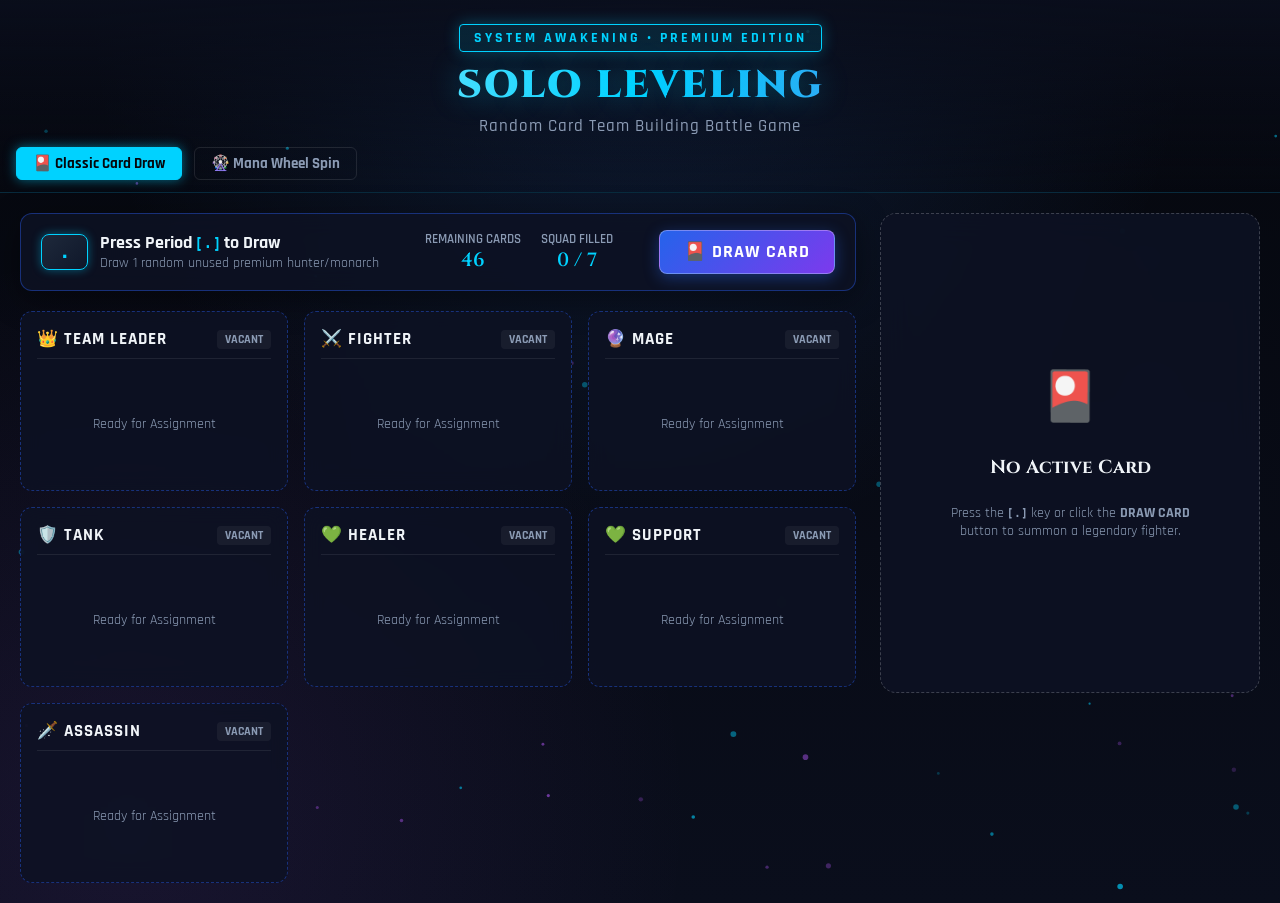
<file: solo_leveling_game.html>
<!DOCTYPE html>
<html lang="en">
<head>
    <meta charset="UTF-8">
    <meta name="viewport" content="width=device-width, initial-scale=1.0">
    <title>Solo Leveling — Random Card Team Building Game</title>
    <link href="https://fonts.googleapis.com/css2?family=Cinzel:wght@600;800;900&family=Rajdhani:wght@500;600;700&family=Inter:wght@400;500;600;700&display=swap" rel="stylesheet">
    <style>
        :root {
            --bg-dark: #070913;
            --card-bg: rgba(14, 18, 36, 0.85);
            --card-border: rgba(43, 98, 255, 0.4);
            --neon-blue: #00d2ff;
            --monarch-purple: #9d4edd;
            --shadow-blue: #3a86ff;
            --gold: #ffd166;
            --crimson: #ff0054;
            --green: #06d6a0;
            --text-main: #f0f4f8;
            --text-muted: #8b9bb4;
        }

        * {
            box-sizing: border-box;
            margin: 0;
            padding: 0;
        }

        body {
            background-color: var(--bg-dark);
            background-image: 
                radial-gradient(circle at 50% 0%, rgba(58, 134, 255, 0.15) 0%, transparent 50%),
                radial-gradient(circle at 10% 90%, rgba(157, 78, 221, 0.1) 0%, transparent 40%),
                linear-gradient(180deg, #05070d 0%, #0a0e1c 100%);
            color: var(--text-main);
            font-family: 'Rajdhani', 'Inter', sans-serif;
            min-height: 100vh;
            display: flex;
            flex-direction: column;
            overflow-x: hidden;
        }

        /* Particle Background Canvas */
        #particleCanvas {
            position: fixed;
            top: 0;
            left: 0;
            width: 100%;
            height: 100%;
            pointer-events: none;
            z-index: 0;
        }

        /* Header */
        header {
            position: relative;
            z-index: 10;
            text-align: center;
            padding: 24px 16px 12px;
            background: linear-gradient(180deg, rgba(10, 14, 28, 0.95) 0%, rgba(10, 14, 28, 0) 100%);
            border-bottom: 1px solid rgba(0, 210, 255, 0.15);
        }

        .system-badge {
            display: inline-block;
            font-family: 'Rajdhani', sans-serif;
            font-weight: 700;
            font-size: 0.85rem;
            letter-spacing: 3px;
            color: var(--neon-blue);
            text-transform: uppercase;
            padding: 4px 14px;
            background: rgba(0, 210, 255, 0.1);
            border: 1px solid var(--neon-blue);
            border-radius: 4px;
            margin-bottom: 8px;
            box-shadow: 0 0 15px rgba(0, 210, 255, 0.3);
        }

        h1 {
            font-family: 'Cinzel', serif;
            font-size: 2.4rem;
            font-weight: 900;
            letter-spacing: 2px;
            background: linear-gradient(90deg, #ffffff 0%, #00d2ff 50%, #9d4edd 100%);
            -webkit-background-clip: text;
            -webkit-text-fill-color: transparent;
            text-shadow: 0 0 30px rgba(0, 210, 255, 0.4);
            margin-bottom: 4px;
        }

        .subtitle {
            color: var(--text-muted);
            font-size: 1.05rem;
            font-weight: 500;
            letter-spacing: 1px;
        }

        /* Main Container */
        .game-layout {
            position: relative;
            z-index: 10;
            max-width: 1400px;
            margin: 0 auto;
            padding: 20px;
            display: grid;
            grid-template-columns: 1fr 380px;
            gap: 24px;
            flex: 1;
            width: 100%;
        }

        @media (max-width: 1024px) {
            .game-layout {
                grid-template-columns: 1fr;
            }
        }

        /* Left Column: Team Slots & Deck Controls */
        .team-section {
            display: flex;
            flex-direction: column;
            gap: 20px;
        }

        /* System Controls Bar */
        .controls-card {
            background: var(--card-bg);
            border: 1px solid var(--card-border);
            border-radius: 12px;
            padding: 16px 20px;
            display: flex;
            justify-content: space-between;
            align-items: center;
            backdrop-filter: blur(12px);
            box-shadow: 0 8px 32px rgba(0, 0, 0, 0.4);
        }

        .draw-instruction {
            display: flex;
            align-items: center;
            gap: 12px;
        }

        .key-badge {
            background: linear-gradient(135deg, #1e293b, #0f172a);
            border: 1px solid var(--neon-blue);
            color: var(--neon-blue);
            font-family: monospace;
            font-size: 1.4rem;
            font-weight: bold;
            padding: 4px 16px;
            border-radius: 8px;
            box-shadow: 0 0 10px rgba(0, 210, 255, 0.4);
            animation: pulseGlow 2s infinite ease-in-out;
        }

        @keyframes pulseGlow {
            0%, 100% { box-shadow: 0 0 10px rgba(0, 210, 255, 0.4); }
            50% { box-shadow: 0 0 20px rgba(0, 210, 255, 0.8); }
        }

        .deck-stats {
            display: flex;
            gap: 20px;
            font-size: 1rem;
            font-weight: 600;
        }

        .deck-stat-item {
            display: flex;
            flex-direction: column;
            align-items: center;
        }

        .deck-stat-item span:first-child {
            color: var(--text-muted);
            font-size: 0.8rem;
            text-transform: uppercase;
        }

        .deck-stat-item span:last-child {
            color: var(--neon-blue);
            font-size: 1.2rem;
            font-family: 'Cinzel', serif;
        }

        .btn-action {
            background: linear-gradient(135deg, #2563eb, #7c3aed);
            color: white;
            border: 1px solid rgba(255, 255, 255, 0.3);
            padding: 10px 24px;
            font-family: 'Rajdhani', sans-serif;
            font-size: 1.1rem;
            font-weight: 700;
            border-radius: 8px;
            cursor: pointer;
            letter-spacing: 1px;
            transition: all 0.2s ease;
            display: flex;
            align-items: center;
            gap: 8px;
            box-shadow: 0 4px 15px rgba(37, 99, 235, 0.4);
        }

        .btn-action:hover {
            transform: translateY(-2px);
            box-shadow: 0 6px 20px rgba(124, 58, 237, 0.6);
            background: linear-gradient(135deg, #3b82f6, #8b5cf6);
        }

        .btn-action:disabled {
            opacity: 0.4;
            cursor: not-allowed;
            transform: none;
        }

        /* 7 Team Positions Grid */
        .positions-grid {
            display: grid;
            grid-template-columns: repeat(auto-fit, minmax(260px, 1fr));
            gap: 16px;
        }

        .position-slot {
            background: var(--card-bg);
            border: 1px dashed var(--card-border);
            border-radius: 12px;
            padding: 16px;
            min-height: 180px;
            display: flex;
            flex-direction: column;
            justify-content: space-between;
            transition: all 0.3s ease;
            position: relative;
            overflow: hidden;
            backdrop-filter: blur(10px);
        }

        .position-slot.filled {
            border: 1px solid var(--neon-blue);
            background: linear-gradient(145deg, rgba(20, 26, 50, 0.9), rgba(10, 15, 30, 0.9));
            box-shadow: inset 0 0 15px rgba(0, 210, 255, 0.1), 0 4px 15px rgba(0, 0, 0, 0.3);
        }

        .position-slot.leader-slot.filled {
            border-color: var(--gold);
            box-shadow: inset 0 0 20px rgba(255, 209, 102, 0.15), 0 4px 20px rgba(255, 209, 102, 0.2);
        }

        .slot-header {
            display: flex;
            justify-content: space-between;
            align-items: center;
            margin-bottom: 12px;
            border-bottom: 1px solid rgba(255, 255, 255, 0.08);
            padding-bottom: 8px;
        }

        .slot-title {
            font-size: 1.05rem;
            font-weight: 700;
            letter-spacing: 1px;
            display: flex;
            align-items: center;
            gap: 6px;
        }

        .slot-status {
            font-size: 0.75rem;
            padding: 2px 8px;
            border-radius: 4px;
            text-transform: uppercase;
            font-weight: 700;
        }

        .status-empty {
            background: rgba(255, 255, 255, 0.05);
            color: var(--text-muted);
        }

        .status-filled {
            background: rgba(6, 214, 160, 0.2);
            color: var(--green);
            border: 1px solid rgba(6, 214, 160, 0.4);
        }

        .slot-card-content {
            display: flex;
            flex-direction: column;
            gap: 8px;
            flex: 1;
        }

        .empty-placeholder {
            display: flex;
            flex-direction: column;
            align-items: center;
            justify-content: center;
            height: 100px;
            color: var(--text-muted);
            font-size: 0.9rem;
            text-align: center;
        }

        .card-name-slot {
            font-family: 'Cinzel', serif;
            font-size: 1.25rem;
            font-weight: 700;
            color: #ffffff;
        }

        .card-tier-badge {
            display: inline-block;
            font-size: 0.75rem;
            font-weight: 800;
            padding: 2px 8px;
            border-radius: 4px;
            letter-spacing: 1px;
            width: fit-content;
        }

        .tier-sss { background: linear-gradient(90deg, #ff0054, #7928ca); color: #fff; box-shadow: 0 0 10px rgba(255, 0, 84, 0.4); }
        .tier-ss { background: linear-gradient(90deg, #7928ca, #3a86ff); color: #fff; }
        .tier-s { background: linear-gradient(90deg, #ffd166, #ff9f1c); color: #000; }
        .tier-a-plus { background: #3a86ff; color: #fff; }
        .tier-a { background: #4a5568; color: #fff; }

        .slot-abilities-list {
            font-size: 0.8rem;
            color: var(--text-muted);
            list-style: none;
            line-height: 1.4;
        }

        .slot-abilities-list li::before {
            content: "◆ ";
            color: var(--neon-blue);
        }

        /* Right Column: Active Card Drawer / Evaluator */
        .drawer-section {
            display: flex;
            flex-direction: column;
            gap: 20px;
        }

        /* Big Drawn Card View */
        .drawn-card-container {
            background: var(--card-bg);
            border: 1px solid var(--neon-blue);
            border-radius: 16px;
            padding: 24px;
            backdrop-filter: blur(16px);
            box-shadow: 0 10px 40px rgba(0, 210, 255, 0.2);
            position: relative;
            overflow: hidden;
            display: flex;
            flex-direction: column;
            gap: 16px;
            transition: all 0.3s ease;
        }

        .drawn-card-container.empty-draw {
            border: 1px dashed rgba(255, 255, 255, 0.2);
            box-shadow: none;
            align-items: center;
            justify-content: center;
            min-height: 480px;
            text-align: center;
        }

        .drawn-card-header {
            display: flex;
            justify-content: space-between;
            align-items: flex-start;
            border-bottom: 1px solid rgba(0, 210, 255, 0.2);
            padding-bottom: 12px;
        }

        .drawn-name {
            font-family: 'Cinzel', serif;
            font-size: 1.7rem;
            font-weight: 800;
            color: #fff;
            text-shadow: 0 0 10px rgba(255, 255, 255, 0.3);
        }

        .drawn-title {
            font-size: 0.95rem;
            color: var(--neon-blue);
            font-weight: 600;
        }

        .drawn-desc {
            font-size: 0.95rem;
            line-height: 1.5;
            color: #cbd5e1;
            font-family: 'Inter', sans-serif;
            background: rgba(0, 0, 0, 0.25);
            padding: 10px;
            border-radius: 8px;
            border-left: 3px solid var(--neon-blue);
        }

        .section-title {
            font-size: 0.85rem;
            text-transform: uppercase;
            letter-spacing: 1.5px;
            color: var(--neon-blue);
            font-weight: 700;
            margin-bottom: 6px;
        }

        .drawn-abilities {
            list-style: none;
            display: flex;
            flex-direction: column;
            gap: 6px;
            font-size: 0.9rem;
            font-family: 'Inter', sans-serif;
        }

        .drawn-abilities li {
            background: rgba(255, 255, 255, 0.04);
            padding: 6px 10px;
            border-radius: 6px;
            display: flex;
            align-items: center;
            gap: 8px;
        }

        .drawn-abilities li::before {
            content: "⚡";
            color: var(--gold);
        }

        .drawn-feats {
            font-size: 0.85rem;
            color: #94a3b8;
            line-height: 1.4;
            font-family: 'Inter', sans-serif;
        }

        .drawn-team-func {
            font-size: 0.9rem;
            font-weight: 600;
            color: var(--gold);
            background: rgba(255, 209, 102, 0.1);
            padding: 8px 12px;
            border-radius: 6px;
            border: 1px solid rgba(255, 209, 102, 0.3);
        }

        /* Keep / Discard Action buttons */
        .card-decision-box {
            display: flex;
            flex-direction: column;
            gap: 12px;
            margin-top: 8px;
            padding-top: 12px;
            border-top: 1px solid rgba(255, 255, 255, 0.1);
        }

        .slot-selector-grid {
            display: grid;
            grid-template-columns: 1fr;
            gap: 8px;
        }

        .btn-select-slot {
            background: rgba(0, 210, 255, 0.08);
            border: 1px solid rgba(0, 210, 255, 0.3);
            color: #fff;
            padding: 8px 12px;
            border-radius: 6px;
            font-family: 'Rajdhani', sans-serif;
            font-weight: 700;
            font-size: 0.95rem;
            text-align: left;
            cursor: pointer;
            display: flex;
            justify-content: space-between;
            align-items: center;
            transition: all 0.2s ease;
        }

        .btn-select-slot:hover:not(:disabled) {
            background: rgba(0, 210, 255, 0.25);
            border-color: var(--neon-blue);
            transform: translateX(4px);
        }

        .btn-select-slot:disabled {
            opacity: 0.3;
            cursor: not-allowed;
            border-color: rgba(255, 255, 255, 0.1);
        }

        .rec-tag {
            font-size: 0.75rem;
            color: var(--gold);
            background: rgba(255, 209, 102, 0.15);
            padding: 2px 6px;
            border-radius: 4px;
        }

        .btn-discard {
            background: rgba(255, 0, 84, 0.15);
            border: 1px solid var(--crimson);
            color: #ff85a1;
            padding: 10px;
            border-radius: 6px;
            font-family: 'Rajdhani', sans-serif;
            font-weight: 700;
            font-size: 1rem;
            cursor: pointer;
            transition: all 0.2s;
        }

        .btn-discard:hover {
            background: rgba(255, 0, 84, 0.35);
            color: #fff;
        }

        /* Final Team Results Modal */
        .modal-overlay {
            position: fixed;
            top: 0;
            left: 0;
            width: 100vw;
            height: 100vh;
            background: rgba(5, 7, 13, 0.9);
            backdrop-filter: blur(20px);
            z-index: 100;
            display: none;
            align-items: center;
            justify-content: center;
            padding: 20px;
        }

        .modal-overlay.active {
            display: flex;
        }

        .results-box {
            background: #0d1224;
            border: 2px solid var(--neon-blue);
            border-radius: 20px;
            max-width: 850px;
            width: 100%;
            max-height: 90vh;
            overflow-y: auto;
            padding: 36px;
            box-shadow: 0 0 60px rgba(0, 210, 255, 0.4);
            display: flex;
            flex-direction: column;
            gap: 24px;
            animation: modalPop 0.4s cubic-bezier(0.175, 0.885, 0.32, 1.275);
        }

        @keyframes modalPop {
            0% { transform: scale(0.8); opacity: 0; }
            100% { transform: scale(1); opacity: 1; }
        }

        .results-header {
            text-align: center;
            border-bottom: 1px solid rgba(0, 210, 255, 0.3);
            padding-bottom: 20px;
        }

        .results-score-big {
            font-family: 'Cinzel', serif;
            font-size: 4rem;
            font-weight: 900;
            color: var(--neon-blue);
            text-shadow: 0 0 30px rgba(0, 210, 255, 0.6);
            margin: 10px 0;
        }

        .verdict-tag {
            display: inline-block;
            font-size: 1.4rem;
            font-weight: 900;
            letter-spacing: 2px;
            padding: 6px 24px;
            border-radius: 8px;
            margin-top: 8px;
        }

        .verdict-win {
            background: linear-gradient(90deg, #06d6a0, #3a86ff);
            color: #fff;
            box-shadow: 0 0 20px rgba(6, 214, 160, 0.4);
        }

        .verdict-close {
            background: linear-gradient(90deg, #ffd166, #ff9f1c);
            color: #000;
            box-shadow: 0 0 20px rgba(255, 209, 102, 0.4);
        }

        .verdict-loss {
            background: linear-gradient(90deg, #ff0054, #7928ca);
            color: #fff;
            box-shadow: 0 0 20px rgba(255, 0, 84, 0.4);
        }

        .stats-bars-grid {
            display: grid;
            grid-template-columns: 1fr 1fr;
            gap: 16px;
        }

        @media (max-width: 600px) {
            .stats-bars-grid {
                grid-template-columns: 1fr;
            }
        }

        .stat-bar-item {
            display: flex;
            flex-direction: column;
            gap: 4px;
        }

        .stat-bar-label {
            display: flex;
            justify-content: space-between;
            font-size: 0.95rem;
            font-weight: 600;
        }

        .stat-bar-track {
            height: 8px;
            background: rgba(255, 255, 255, 0.1);
            border-radius: 4px;
            overflow: hidden;
        }

        .stat-bar-fill {
            height: 100%;
            background: linear-gradient(90deg, var(--shadow-blue), var(--neon-blue));
            border-radius: 4px;
            transition: width 1s ease-out;
        }

        .synergy-notes-box {
            background: rgba(255, 255, 255, 0.04);
            border: 1px solid rgba(0, 210, 255, 0.2);
            border-radius: 10px;
            padding: 16px;
            display: flex;
            flex-direction: column;
            gap: 8px;
        }

        .btn-restart {
            background: linear-gradient(135deg, #00d2ff, #3a86ff);
            color: #05070d;
            border: none;
            font-family: 'Rajdhani', sans-serif;
            font-size: 1.2rem;
            font-weight: 800;
            padding: 14px;
            border-radius: 10px;
            cursor: pointer;
            letter-spacing: 2px;
            transition: all 0.2s;
        }

        .btn-restart:hover {
            transform: scale(1.02);
            box-shadow: 0 0 25px rgba(0, 210, 255, 0.6);
        }

        /* Sound Toggle */
        .sound-toggle {
            background: transparent;
            border: 1px solid rgba(255, 255, 255, 0.2);
            color: var(--text-muted);
            padding: 6px 12px;
            border-radius: 6px;
            cursor: pointer;
            font-size: 0.85rem;
            transition: all 0.2s;
        }
        .sound-toggle:hover {
            color: #fff;
            border-color: var(--neon-blue);
        }
    </style>
</head>
<body>
    <canvas id="particleCanvas"></canvas>

    <header>
        <div class="system-badge">System Awakening • Premium Edition</div>
        <h1>SOLO LEVELING</h1>
        <div class="subtitle">Random Card Team Building Battle Game</div>
        <div style="display: flex; gap: 12px; margin-top: 10px;">
            <a href="solo_leveling_game.html" style="text-decoration:none; color:#05070d; background:var(--neon-blue); border:1px solid var(--neon-blue); font-size:0.95rem; font-weight:700; padding:6px 16px; border-radius:6px; box-shadow: 0 0 12px rgba(0,210,255,0.5);">🎴 Classic Card Draw</a>
            <a href="solo_leveling_wheel_game.html" style="text-decoration:none; color:var(--text-muted); border:1px solid rgba(255,255,255,0.1); font-size:0.95rem; font-weight:700; padding:6px 16px; border-radius:6px; transition:all 0.2s;">🎡 Mana Wheel Spin</a>
        </div>
    </header>

    <div class="game-layout">
        <!-- Left Side: Squad Slots -->
        <div class="team-section">
            <div class="controls-card">
                <div class="draw-instruction">
                    <span class="key-badge">.</span>
                    <div>
                        <div style="font-weight: 700; font-size: 1.1rem;">Press Period <span style="color:var(--neon-blue)">[ . ]</span> to Draw</div>
                        <div style="font-size: 0.85rem; color: var(--text-muted)">Draw 1 random unused premium hunter/monarch</div>
                    </div>
                </div>

                <div class="deck-stats">
                    <div class="deck-stat-item">
                        <span>Remaining Cards</span>
                        <span id="deckCount">34</span>
                    </div>
                    <div class="deck-stat-item">
                        <span>Squad Filled</span>
                        <span id="squadFilledCount">0 / 7</span>
                    </div>
                </div>

                <button id="btnDraw" class="btn-action">
                    <span>🎴 DRAW CARD</span>
                </button>
            </div>

            <!-- 7 Roles Grid -->
            <div class="positions-grid" id="positionsGrid">
                <!-- Dynamically generated 7 position cards -->
            </div>
        </div>

        <!-- Right Side: Drawn Card Inspection & Actions -->
        <div class="drawer-section">
            <div id="drawnCardContainer" class="drawn-card-container empty-draw">
                <div style="font-size: 3rem; margin-bottom: 10px;">🎴</div>
                <h3 style="font-family: 'Cinzel', serif; margin-bottom: 8px;">No Active Card</h3>
                <p style="color: var(--text-muted); font-size: 0.9rem; max-width: 260px;">
                    Press the <strong>[ . ]</strong> key or click the <strong>DRAW CARD</strong> button to summon a legendary fighter.
                </p>
            </div>
        </div>
    </div>

    <!-- Final Evaluation Modal -->
    <div class="modal-overlay" id="resultsModal">
        <div class="results-box">
            <div class="results-header">
                <div class="system-badge">System Assessment Complete</div>
                <h2 style="font-family:'Cinzel', serif; font-size: 2rem;">FINAL TEAM EVALUATION</h2>
                <div class="results-score-big" id="finalScoreVal">00.0/100</div>
                <div class="verdict-tag" id="verdictBadge">VERDICT</div>
            </div>

            <div class="stats-bars-grid" id="statsBreakdownContainer">
                <!-- Stat progress bars injected here -->
            </div>

            <div class="synergy-notes-box">
                <div class="section-title">Synergy & Battle Dynamics</div>
                <div id="synergyNotesList" style="font-size: 0.95rem; line-height: 1.5; color: #e2e8f0;"></div>
            </div>

            <div class="synergy-notes-box">
                <div class="section-title" style="color: var(--crimson);">⚠️ Hardest Enemy Matchup</div>
                <div id="hardestMatchupText" style="font-size: 0.95rem; line-height: 1.4; color: #cbd5e1;"></div>
            </div>

            <button class="btn-restart" id="btnRestart">🔄 ASSEMBLE NEW TEAM</button>
        </div>
    </div>

    <script>
        // Load Cards Data
        let CARDS = [];
        let deck = [];
        let usedCardIds = new Set();
        let currentDrawnCard = null;

        const ROLES = [
            { id: "LEADER", name: "👑 TEAM LEADER", key: "LEADER", icon: "👑" },
            { id: "FIGHTER", name: "⚔️ FIGHTER", key: "FIGHTER", icon: "⚔️" },
            { id: "MAGE", name: "🔮 MAGE", key: "MAGE", icon: "🔮" },
            { id: "TANK", name: "🛡️ TANK", key: "TANK", icon: "🛡️" },
            { id: "HEALER", name: "💚 HEALER", key: "HEALER", icon: "💚" },
            { id: "SUPPORT", name: "💚 SUPPORT", key: "SUPPORT", icon: "💚" },
            { id: "ASSASSIN", name: "🗡️ ASSASSIN", key: "ASSASSIN", icon: "🗡️" }
        ];

        const WEIGHTS = {
            raw_power: 0.30,
            hax: 0.20,
            speed: 0.15,
            durability: 0.10,
            synergy: 0.15,
            battle_iq: 0.10
        };

        const teamSlots = {
            LEADER: null,
            FIGHTER: null,
            MAGE: null,
            TANK: null,
            HEALER: null,
            SUPPORT: null,
            ASSASSIN: null
        };

        // Web Audio Synthesizer for Solo Leveling Sound FX
        const audioCtx = new (window.AudioContext || window.webkitAudioContext)();
        function playSfx(type) {
            if (audioCtx.state === 'suspended') {
                audioCtx.resume();
            }
            const now = audioCtx.currentTime;
            const osc = audioCtx.createOscillator();
            const gain = audioCtx.createGain();
            osc.connect(gain);
            gain.connect(audioCtx.destination);

            if (type === 'draw') {
                osc.type = 'sawtooth';
                osc.frequency.setValueAtTime(220, now);
                osc.frequency.exponentialRampToValueAtTime(880, now + 0.18);
                gain.gain.setValueAtTime(0.2, now);
                gain.gain.exponentialRampToValueAtTime(0.01, now + 0.25);
                osc.start(now);
                osc.stop(now + 0.25);
            } else if (type === 'assign') {
                osc.type = 'sine';
                osc.frequency.setValueAtTime(440, now);
                osc.frequency.exponentialRampToValueAtTime(660, now + 0.15);
                gain.gain.setValueAtTime(0.25, now);
                gain.gain.exponentialRampToValueAtTime(0.01, now + 0.2);
                osc.start(now);
                osc.stop(now + 0.2);
            } else if (type === 'discard') {
                osc.type = 'square';
                osc.frequency.setValueAtTime(300, now);
                osc.frequency.exponentialRampToValueAtTime(100, now + 0.2);
                gain.gain.setValueAtTime(0.15, now);
                gain.gain.exponentialRampToValueAtTime(0.01, now + 0.2);
                osc.start(now);
                osc.stop(now + 0.2);
            } else if (type === 'complete') {
                osc.type = 'triangle';
                osc.frequency.setValueAtTime(523.25, now);
                osc.frequency.setValueAtTime(659.25, now + 0.15);
                osc.frequency.setValueAtTime(783.99, now + 0.3);
                osc.frequency.setValueAtTime(1046.50, now + 0.45);
                gain.gain.setValueAtTime(0.3, now);
                gain.gain.exponentialRampToValueAtTime(0.01, now + 0.8);
                osc.start(now);
                osc.stop(now + 0.8);
            }
        }

        // Initialize Deck
        async function initGame() {
            try {
                const res = await fetch('cards_data.json');
                CARDS = await res.json();
            } catch (e) {
                console.error("Failed loading JSON, falling back", e);
            }
            resetGame();
        }

        function resetGame() {
            usedCardIds.clear();
            deck = [...CARDS];
            for (let role of ROLES) {
                teamSlots[role.id] = null;
            }
            currentDrawnCard = null;
            renderPositionsGrid();
            renderDrawnCard();
            updateStatsUI();
            document.getElementById('resultsModal').classList.remove('active');
        }

        function renderPositionsGrid() {
            const grid = document.getElementById('positionsGrid');
            grid.innerHTML = '';

            ROLES.forEach(role => {
                const card = teamSlots[role.id];
                const isFilled = card !== null;
                const isLeader = role.id === 'LEADER';

                const slotDiv = document.createElement('div');
                slotDiv.className = `position-slot ${isFilled ? 'filled' : ''} ${isLeader ? 'leader-slot' : ''}`;

                let innerHTML = `
                    <div class="slot-header">
                        <div class="slot-title">${role.name}</div>
                        <div class="slot-status ${isFilled ? 'status-filled' : 'status-empty'}">
                            ${isFilled ? 'OCCUPIED' : 'VACANT'}
                        </div>
                    </div>
                `;

                if (isFilled) {
                    const tierClass = getTierClass(card.tier_category);
                    innerHTML += `
                        <div class="slot-card-content">
                            <div class="card-name-slot">${card.name}</div>
                            <span class="card-tier-badge ${tierClass}">${card.tier}</span>
                            <div style="font-size:0.85rem; color: #94a3b8; margin-top:2px;">${card.role}</div>
                            <ul class="slot-abilities-list" style="margin-top: 6px;">
                                ${card.abilities.slice(0, 2).map(a => `<li>${a}</li>`).join('')}
                            </ul>
                        </div>
                    `;
                } else {
                    innerHTML += `
                        <div class="empty-placeholder">
                            <span>Ready for Assignment</span>
                        </div>
                    `;
                }

                slotDiv.innerHTML = innerHTML;
                grid.appendChild(slotDiv);
            });
        }

        function getTierClass(cat) {
            switch(cat) {
                case 'SSS': return 'tier-sss';
                case 'SS': return 'tier-ss';
                case 'S': return 'tier-s';
                case 'A+': return 'tier-a-plus';
                default: return 'tier-a';
            }
        }

        function drawCard() {
            const availableDeck = CARDS.filter(c => !usedCardIds.has(c.id));
            if (availableDeck.length === 0) {
                alert("No more cards remaining in the deck!");
                return;
            }

            // Check if all positions filled
            const emptyPositions = ROLES.filter(r => teamSlots[r.id] === null);
            if (emptyPositions.length === 0) {
                return;
            }

            playSfx('draw');
            const randIdx = Math.floor(Math.random() * availableDeck.length);
            currentDrawnCard = availableDeck[randIdx];
            renderDrawnCard();
        }

        function renderDrawnCard() {
            const container = document.getElementById('drawnCardContainer');

            if (!currentDrawnCard) {
                container.className = "drawn-card-container empty-draw";
                container.innerHTML = `
                    <div style="font-size: 3rem; margin-bottom: 10px;">🎴</div>
                    <h3 style="font-family: 'Cinzel', serif; margin-bottom: 8px;">No Active Card</h3>
                    <p style="color: var(--text-muted); font-size: 0.9rem; max-width: 260px;">
                        Press the <strong>[ . ]</strong> key or click the <strong>DRAW CARD</strong> button to summon a legendary fighter.
                    </p>
                `;
                return;
            }

            const card = currentDrawnCard;
            const tierClass = getTierClass(card.tier_category);

            const emptyRoles = ROLES.filter(r => teamSlots[r.id] === null);

            container.className = "drawn-card-container";
            container.innerHTML = `
                <div class="drawn-card-header">
                    <div>
                        <div class="drawn-name">${card.name}</div>
                        <div class="drawn-title">${card.title}</div>
                    </div>
                    <span class="card-tier-badge ${tierClass}">${card.tier}</span>
                </div>

                <div class="drawn-desc">${card.description}</div>

                <div>
                    <div class="section-title">Main Abilities</div>
                    <ul class="drawn-abilities">
                        ${card.abilities.map(a => `<li>${a}</li>`).join('')}
                    </ul>
                </div>

                <div>
                    <div class="section-title">Important Feats</div>
                    <div class="drawn-feats">${card.feats}</div>
                </div>

                <div class="drawn-team-func">
                    <span style="color:#fff;">Team Value: ${card.team_value}</span> — ${card.best_function}
                </div>

                <div class="card-decision-box">
                    <div class="section-title" style="color: var(--green);">Assign to Empty Position:</div>
                    <div class="slot-selector-grid">
                        ${emptyRoles.map(r => {
                            const isRec = card.eligible_roles && card.eligible_roles.includes(r.id);
                            return `
                                <button class="btn-select-slot" onclick="assignCardToSlot('${r.id}')">
                                    <span>${r.name}</span>
                                    ${isRec ? '<span class="rec-tag">★ Recommended</span>' : ''}
                                </button>
                            `;
                        }).join('')}
                    </div>
                    <button class="btn-discard" onclick="discardCurrentCard()">❌ Discard Card (Never appear again)</button>
                </div>
            `;
        }

        function assignCardToSlot(roleId) {
            if (!currentDrawnCard) return;
            teamSlots[roleId] = currentDrawnCard;
            usedCardIds.add(currentDrawnCard.id);
            playSfx('assign');
            currentDrawnCard = null;
            renderPositionsGrid();
            renderDrawnCard();
            updateStatsUI();
            checkTeamCompletion();
        }

        function discardCurrentCard() {
            if (!currentDrawnCard) return;
            usedCardIds.add(currentDrawnCard.id);
            playSfx('discard');
            currentDrawnCard = null;
            renderDrawnCard();
            updateStatsUI();
        }

        function updateStatsUI() {
            const remaining = CARDS.filter(c => !usedCardIds.has(c.id)).length;
            document.getElementById('deckCount').innerText = remaining;

            const filled = Object.values(teamSlots).filter(v => v !== null).length;
            document.getElementById('squadFilledCount').innerText = `${filled} / 7`;

            const btnDraw = document.getElementById('btnDraw');
            btnDraw.disabled = filled === 7 || currentDrawnCard !== null || remaining === 0;
        }

        function checkTeamCompletion() {
            const filledCount = Object.values(teamSlots).filter(v => v !== null).length;
            if (filledCount === 7) {
                setTimeout(() => {
                    playSfx('complete');
                    evaluateFinalTeam();
                }, 400);
            }
        }

        function evaluateFinalTeam() {
            const statTotals = { raw_power: 0, hax: 0, speed: 0, durability: 0, synergy: 0, battle_iq: 0 };

            Object.values(teamSlots).forEach(card => {
                for (let k in card.stats) {
                    statTotals[k] += card.stats[k];
                }
            });

            const avgStats = {};
            for (let k in statTotals) {
                avgStats[k] = parseFloat((statTotals[k] / 7).toFixed(2));
            }

            const names = Object.values(teamSlots).map(c => c.name);
            let synergyBonus = 0;
            const notes = [];

            const hasJinwoo = names.includes("Sung Jinwoo");
            const hasAshborn = names.includes("Ashborn");
            const hasShadows = Object.values(teamSlots).some(c => ["Bellion", "Beru", "Igris", "Tusk", "Greed", "Iron", "Tank", "Kaisel", "Jima"].includes(c.name));
            const hasHealer = Object.values(teamSlots).some(c => ["Min Byung-Gyu", "Lee Joohee", "Akari Shimizu", "Han Semi", "Jung Yerim"].includes(c.name));

            if ((hasJinwoo || hasAshborn) && hasShadows) {
                synergyBonus += 0.5;
                notes.push("⚡ <strong>[Monarch's Dominion]</strong>: True Shadow Monarch presence + Shadow Army commanders grant +5% cohesion!");
            }

            if (hasHealer && names.includes("Min Byung-Gyu")) {
                synergyBonus += 0.4;
                notes.push("✨ <strong>[S-Rank Divine Blessing]</strong>: Min Byung-Gyu amplifies entire squad longevity and stat output!");
            }

            if (names.includes("Thomas Andre") && (hasJinwoo || names.includes("Liu Zhigang"))) {
                synergyBonus += 0.3;
                notes.push("🛡️ <strong>[Apex Hunter Coalition]</strong>: World top-tier frontline physical pressure established!");
            }

            if (notes.length === 0) {
                notes.push("Balanced high-tier individual combat capability across all tactical roles.");
            }

            avgStats.synergy = Math.min(10.0, parseFloat((avgStats.synergy + synergyBonus).toFixed(2)));

            const score = (
                avgStats.raw_power * WEIGHTS.raw_power +
                avgStats.hax * WEIGHTS.hax +
                avgStats.speed * WEIGHTS.speed +
                avgStats.durability * WEIGHTS.durability +
                avgStats.synergy * WEIGHTS.synergy +
                avgStats.battle_iq * WEIGHTS.battle_iq
            ) * 10.0;

            const finalScore = score.toFixed(1);

            let verdict = "";
            let verdictClass = "";
            let hardestMatchup = "";

            if (score >= 93.0) {
                verdict = "WIN (SUPREME VICTORY)";
                verdictClass = "verdict-win";
                hardestMatchup = "Primordial War Incursion: Simultaneous assault by Absolute Being constructs & full Monarch Coalition.";
            } else if (score >= 87.0) {
                verdict = "WIN";
                verdictClass = "verdict-win";
                hardestMatchup = "Full Power Antares leading an army of Ancient Berserk Dragons with Monarch of White Flames.";
            } else if (score >= 80.0) {
                verdict = "EXTREMELY CLOSE";
                verdictClass = "verdict-close";
                hardestMatchup = "Monarch of Frost (Sillad) and Monarch of Fangs (Rakan) coordinated ambush.";
            } else {
                verdict = "LOSS / HIGH CASUALTY RISK";
                verdictClass = "verdict-loss";
                hardestMatchup = "Any high-tier Monarch awakening or Monarch-level gate boss.";
            }

            document.getElementById('finalScoreVal').innerText = `${finalScore}/100`;
            const vBadge = document.getElementById('verdictBadge');
            vBadge.innerText = verdict;
            vBadge.className = `verdict-tag ${verdictClass}`;

            // Render Stat Bars
            const statsGrid = document.getElementById('statsBreakdownContainer');
            statsGrid.innerHTML = `
                ${renderStatBar("Raw Power (30%)", avgStats.raw_power)}
                ${renderStatBar("Abilities/Hax (20%)", avgStats.hax)}
                ${renderStatBar("Speed (15%)", avgStats.speed)}
                ${renderStatBar("Durability (10%)", avgStats.durability)}
                ${renderStatBar("Team Synergy (15%)", avgStats.synergy)}
                ${renderStatBar("Battle IQ (10%)", avgStats.battle_iq)}
            `;

            document.getElementById('synergyNotesList').innerHTML = notes.map(n => `<div>${n}</div>`).join('');
            document.getElementById('hardestMatchupText').innerText = hardestMatchup;

            document.getElementById('resultsModal').classList.add('active');
        }

        function renderStatBar(label, value) {
            const pct = Math.min(100, Math.round(value * 10));
            return `
                <div class="stat-bar-item">
                    <div class="stat-bar-label">
                        <span>${label}</span>
                        <span style="color:var(--neon-blue); font-weight:700;">${value} / 10</span>
                    </div>
                    <div class="stat-bar-track">
                        <div class="stat-bar-fill" style="width: ${pct}%;"></div>
                    </div>
                </div>
            `;
        }

        // Particle Canvas Background
        function initParticles() {
            const canvas = document.getElementById('particleCanvas');
            const ctx = canvas.getContext('2d');
            let width = canvas.width = window.innerWidth;
            let height = canvas.height = window.innerHeight;

            window.addEventListener('resize', () => {
                width = canvas.width = window.innerWidth;
                height = canvas.height = window.innerHeight;
            });

            const particles = Array.from({ length: 45 }, () => ({
                x: Math.random() * width,
                y: Math.random() * height,
                size: Math.random() * 2 + 1,
                speedY: -(Math.random() * 0.8 + 0.2),
                speedX: (Math.random() - 0.5) * 0.4,
                opacity: Math.random() * 0.5 + 0.2,
                color: Math.random() > 0.4 ? '#00d2ff' : '#9d4edd'
            }));

            function animate() {
                ctx.clearRect(0, 0, width, height);
                particles.forEach(p => {
                    p.y += p.speedY;
                    p.x += p.speedX;
                    if (p.y < 0) {
                        p.y = height;
                        p.x = Math.random() * width;
                    }
                    ctx.fillStyle = p.color;
                    ctx.globalAlpha = p.opacity;
                    ctx.beginPath();
                    ctx.arc(p.x, p.y, p.size, 0, Math.PI * 2);
                    ctx.fill();
                });
                requestAnimationFrame(animate);
            }
            animate();
        }

        // Event Listeners
        window.addEventListener('keydown', (e) => {
            if (e.key === '.') {
                if (currentDrawnCard === null) {
                    drawCard();
                }
            }
        });

        document.getElementById('btnDraw').addEventListener('click', () => {
            if (currentDrawnCard === null) {
                drawCard();
            }
        });

        document.getElementById('btnRestart').addEventListener('click', resetGame);

        // Bootstrap
        initParticles();
        initGame();
    </script>
</body>
</html>
</file>
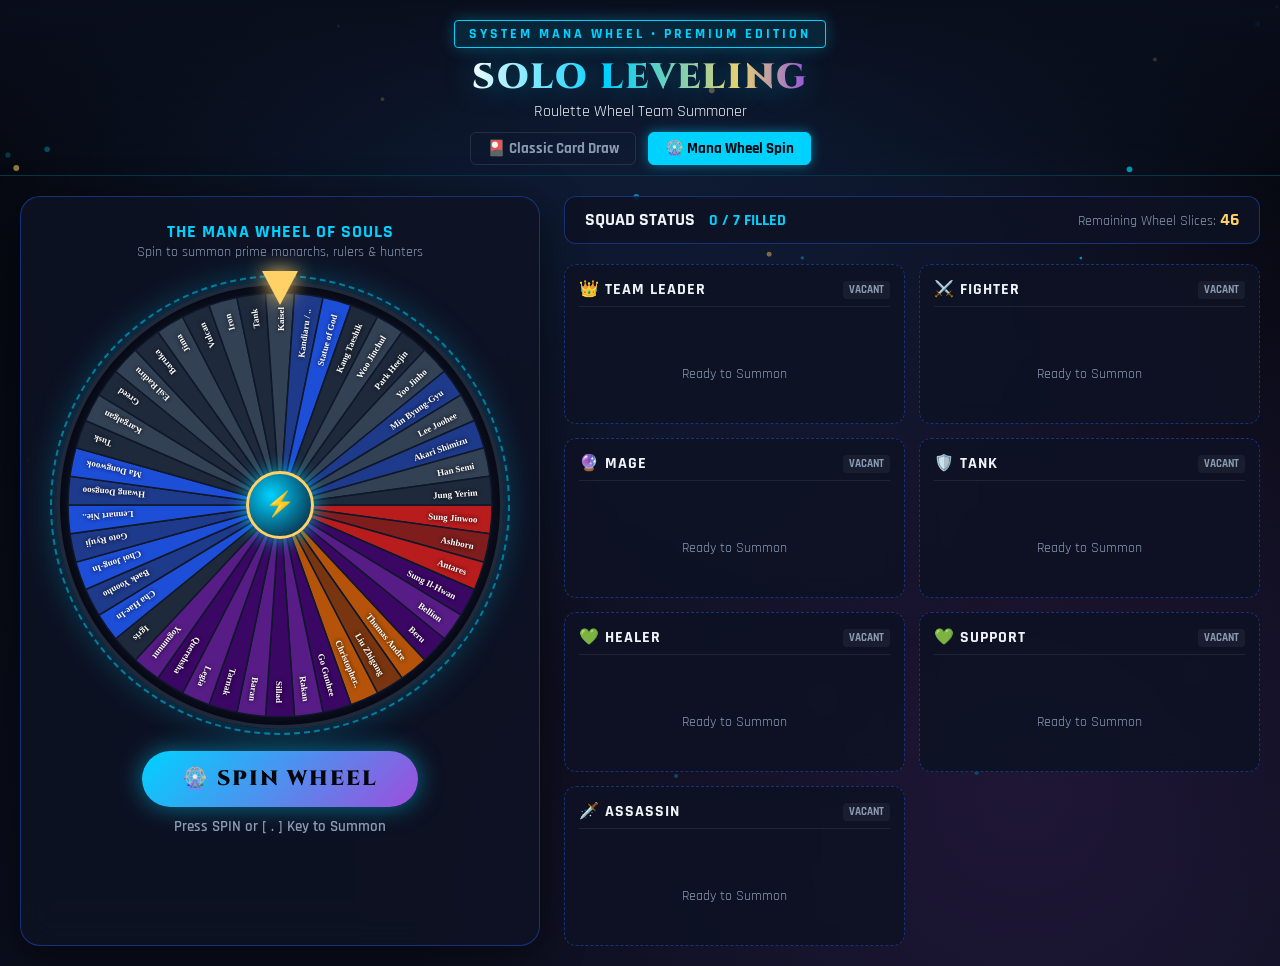
<file: solo_leveling_wheel_game.html>
<!DOCTYPE html>
<html lang="en">
<head>
    <meta charset="UTF-8">
    <meta name="viewport" content="width=device-width, initial-scale=1.0">
    <title>Solo Leveling — Mana Wheel Summon Edition</title>
    <link href="https://fonts.googleapis.com/css2?family=Cinzel:wght@600;800;900&family=Rajdhani:wght@500;600;700&family=Inter:wght@400;500;600;700&display=swap" rel="stylesheet">
    <style>
        :root {
            --bg-dark: #070913;
            --card-bg: rgba(14, 18, 36, 0.9);
            --card-border: rgba(43, 98, 255, 0.4);
            --neon-blue: #00d2ff;
            --monarch-purple: #9d4edd;
            --shadow-blue: #3a86ff;
            --gold: #ffd166;
            --crimson: #ff0054;
            --green: #06d6a0;
            --text-main: #f0f4f8;
            --text-muted: #8b9bb4;
        }

        * {
            box-sizing: border-box;
            margin: 0;
            padding: 0;
        }

        body {
            background-color: var(--bg-dark);
            background-image: 
                radial-gradient(circle at 50% 0%, rgba(58, 134, 255, 0.2) 0%, transparent 60%),
                radial-gradient(circle at 80% 80%, rgba(157, 78, 221, 0.15) 0%, transparent 50%),
                linear-gradient(180deg, #05070d 0%, #0a0e1c 100%);
            color: var(--text-main);
            font-family: 'Rajdhani', 'Inter', sans-serif;
            min-height: 100vh;
            display: flex;
            flex-direction: column;
            overflow-x: hidden;
        }

        #particleCanvas {
            position: fixed;
            top: 0;
            left: 0;
            width: 100%;
            height: 100%;
            pointer-events: none;
            z-index: 0;
        }

        header {
            position: relative;
            z-index: 10;
            text-align: center;
            padding: 20px 16px 10px;
            background: linear-gradient(180deg, rgba(10, 14, 28, 0.95) 0%, rgba(10, 14, 28, 0) 100%);
            border-bottom: 1px solid rgba(0, 210, 255, 0.2);
            display: flex;
            flex-direction: column;
            align-items: center;
        }

        .system-badge {
            font-family: 'Rajdhani', sans-serif;
            font-weight: 700;
            font-size: 0.85rem;
            letter-spacing: 3px;
            color: var(--neon-blue);
            text-transform: uppercase;
            padding: 4px 14px;
            background: rgba(0, 210, 255, 0.1);
            border: 1px solid var(--neon-blue);
            border-radius: 4px;
            margin-bottom: 6px;
            box-shadow: 0 0 15px rgba(0, 210, 255, 0.3);
        }

        h1 {
            font-family: 'Cinzel', serif;
            font-size: 2.2rem;
            font-weight: 900;
            letter-spacing: 2px;
            background: linear-gradient(90deg, #ffffff 0%, #00d2ff 40%, #ffd166 80%, #9d4edd 100%);
            -webkit-background-clip: text;
            -webkit-text-fill-color: transparent;
            text-shadow: 0 0 30px rgba(0, 210, 255, 0.4);
        }

        .mode-nav {
            display: flex;
            gap: 12px;
            margin-top: 10px;
        }

        .mode-link {
            text-decoration: none;
            color: var(--text-muted);
            font-size: 0.95rem;
            font-weight: 700;
            padding: 6px 16px;
            border-radius: 6px;
            border: 1px solid rgba(255, 255, 255, 0.1);
            transition: all 0.2s ease;
        }

        .mode-link.active {
            color: #05070d;
            background: var(--neon-blue);
            border-color: var(--neon-blue);
            box-shadow: 0 0 12px rgba(0, 210, 255, 0.5);
        }

        .mode-link:hover:not(.active) {
            color: #fff;
            border-color: var(--neon-blue);
        }

        /* Layout */
        .wheel-layout {
            position: relative;
            z-index: 10;
            max-width: 1450px;
            margin: 0 auto;
            padding: 20px;
            display: grid;
            grid-template-columns: 520px 1fr;
            gap: 24px;
            flex: 1;
            width: 100%;
        }

        @media (max-width: 1100px) {
            .wheel-layout {
                grid-template-columns: 1fr;
            }
        }

        /* Left Side: Wheel Container */
        .wheel-container-card {
            background: var(--card-bg);
            border: 1px solid var(--card-border);
            border-radius: 20px;
            padding: 24px;
            display: flex;
            flex-direction: column;
            align-items: center;
            backdrop-filter: blur(16px);
            box-shadow: 0 10px 40px rgba(0, 0, 0, 0.5);
            position: relative;
        }

        .wheel-wrapper {
            position: relative;
            width: 440px;
            height: 440px;
            margin: 16px 0;
            display: flex;
            align-items: center;
            justify-content: center;
        }

        @media (max-width: 500px) {
            .wheel-wrapper {
                width: 320px;
                height: 320px;
            }
            #wheelCanvas {
                width: 320px !important;
                height: 320px !important;
            }
        }

        #wheelCanvas {
            border-radius: 50%;
            box-shadow: 0 0 35px rgba(0, 210, 255, 0.3), inset 0 0 20px rgba(0, 0, 0, 0.8);
            border: 4px solid #1e293b;
            transition: transform 0.05s linear;
        }

        /* Neon Outer Ring */
        .wheel-ring-glow {
            position: absolute;
            top: -10px;
            left: -10px;
            right: -10px;
            bottom: -10px;
            border-radius: 50%;
            border: 2px dashed rgba(0, 210, 255, 0.5);
            animation: spinRing 40s linear infinite;
            pointer-events: none;
        }

        @keyframes spinRing {
            0% { transform: rotate(0deg); }
            100% { transform: rotate(360deg); }
        }

        /* Pointer / Arrow */
        .wheel-pointer {
            position: absolute;
            top: -14px;
            left: 50%;
            transform: translateX(-50%);
            width: 0;
            height: 0;
            border-left: 18px solid transparent;
            border-right: 18px solid transparent;
            border-top: 34px solid #ffd166;
            z-index: 20;
            filter: drop-shadow(0 0 10px #ffd166);
            animation: pointerBob 1.5s ease-in-out infinite;
        }

        @keyframes pointerBob {
            0%, 100% { transform: translateX(-50%) translateY(0); }
            50% { transform: translateX(-50%) translateY(4px); }
        }

        /* Center Orb */
        .wheel-center-orb {
            position: absolute;
            width: 68px;
            height: 68px;
            border-radius: 50%;
            background: radial-gradient(circle at 35% 35%, #00d2ff, #0a1128);
            border: 3px solid #ffd166;
            box-shadow: 0 0 20px rgba(0, 210, 255, 0.8);
            z-index: 15;
            display: flex;
            align-items: center;
            justify-content: center;
            cursor: pointer;
            font-size: 1.5rem;
            user-select: none;
            transition: transform 0.2s ease;
        }

        .wheel-center-orb:hover {
            transform: scale(1.1);
        }

        .spin-btn-large {
            background: linear-gradient(135deg, #00d2ff, #9d4edd);
            color: #05070d;
            font-family: 'Cinzel', serif;
            font-size: 1.3rem;
            font-weight: 900;
            padding: 14px 40px;
            border: none;
            border-radius: 30px;
            cursor: pointer;
            letter-spacing: 2px;
            box-shadow: 0 0 25px rgba(0, 210, 255, 0.5);
            transition: all 0.25s ease;
            display: flex;
            align-items: center;
            gap: 10px;
            margin-top: 10px;
        }

        .spin-btn-large:hover:not(:disabled) {
            transform: scale(1.05);
            box-shadow: 0 0 35px rgba(157, 78, 221, 0.8);
        }

        .spin-btn-large:disabled {
            opacity: 0.4;
            cursor: not-allowed;
            transform: none;
        }

        .wheel-status-text {
            color: var(--text-muted);
            font-size: 0.95rem;
            margin-top: 10px;
            font-weight: 600;
        }

        /* Right Side: Squad & Active Card Summon */
        .right-section {
            display: flex;
            flex-direction: column;
            gap: 20px;
        }

        /* Squad slots grid */
        .positions-grid {
            display: grid;
            grid-template-columns: repeat(auto-fit, minmax(240px, 1fr));
            gap: 14px;
        }

        .position-slot {
            background: var(--card-bg);
            border: 1px dashed var(--card-border);
            border-radius: 12px;
            padding: 14px;
            min-height: 160px;
            display: flex;
            flex-direction: column;
            justify-content: space-between;
            transition: all 0.3s ease;
            position: relative;
            backdrop-filter: blur(10px);
        }

        .position-slot.filled {
            border: 1px solid var(--neon-blue);
            background: linear-gradient(145deg, rgba(20, 26, 50, 0.9), rgba(10, 15, 30, 0.9));
            box-shadow: inset 0 0 15px rgba(0, 210, 255, 0.1), 0 4px 15px rgba(0, 0, 0, 0.3);
        }

        .position-slot.leader-slot.filled {
            border-color: var(--gold);
            box-shadow: inset 0 0 20px rgba(255, 209, 102, 0.15), 0 4px 20px rgba(255, 209, 102, 0.2);
        }

        .slot-header {
            display: flex;
            justify-content: space-between;
            align-items: center;
            border-bottom: 1px solid rgba(255, 255, 255, 0.08);
            padding-bottom: 6px;
            margin-bottom: 8px;
        }

        .slot-title {
            font-size: 1rem;
            font-weight: 700;
            letter-spacing: 1px;
        }

        .slot-status {
            font-size: 0.7rem;
            padding: 2px 6px;
            border-radius: 4px;
            text-transform: uppercase;
            font-weight: 700;
        }

        .status-empty {
            background: rgba(255, 255, 255, 0.05);
            color: var(--text-muted);
        }

        .status-filled {
            background: rgba(6, 214, 160, 0.2);
            color: var(--green);
            border: 1px solid rgba(6, 214, 160, 0.4);
        }

        .card-name-slot {
            font-family: 'Cinzel', serif;
            font-size: 1.15rem;
            font-weight: 700;
            color: #ffffff;
        }

        .card-tier-badge {
            display: inline-block;
            font-size: 0.7rem;
            font-weight: 800;
            padding: 2px 6px;
            border-radius: 4px;
            letter-spacing: 1px;
            width: fit-content;
            margin: 4px 0;
        }

        .tier-sss { background: linear-gradient(90deg, #ff0054, #7928ca); color: #fff; box-shadow: 0 0 10px rgba(255, 0, 84, 0.4); }
        .tier-ss { background: linear-gradient(90deg, #7928ca, #3a86ff); color: #fff; }
        .tier-s { background: linear-gradient(90deg, #ffd166, #ff9f1c); color: #000; }
        .tier-a-plus { background: #3a86ff; color: #fff; }
        .tier-a { background: #4a5568; color: #fff; }

        .empty-placeholder {
            display: flex;
            align-items: center;
            justify-content: center;
            height: 70px;
            color: var(--text-muted);
            font-size: 0.85rem;
        }

        /* Summon Modal / Drawer Popup */
        .summon-modal-overlay {
            position: fixed;
            top: 0;
            left: 0;
            width: 100vw;
            height: 100vh;
            background: rgba(5, 7, 13, 0.85);
            backdrop-filter: blur(14px);
            z-index: 100;
            display: none;
            align-items: center;
            justify-content: center;
            padding: 20px;
        }

        .summon-modal-overlay.active {
            display: flex;
        }

        .summon-card {
            background: #0d1224;
            border: 2px solid var(--neon-blue);
            border-radius: 20px;
            max-width: 580px;
            width: 100%;
            padding: 28px;
            box-shadow: 0 0 50px rgba(0, 210, 255, 0.35);
            display: flex;
            flex-direction: column;
            gap: 16px;
            animation: summonPop 0.4s cubic-bezier(0.175, 0.885, 0.32, 1.275);
        }

        @keyframes summonPop {
            0% { transform: scale(0.7); opacity: 0; }
            100% { transform: scale(1); opacity: 1; }
        }

        .summon-header {
            display: flex;
            justify-content: space-between;
            align-items: flex-start;
            border-bottom: 1px solid rgba(0, 210, 255, 0.3);
            padding-bottom: 10px;
        }

        .summon-name {
            font-family: 'Cinzel', serif;
            font-size: 1.8rem;
            font-weight: 900;
            color: #fff;
        }

        .summon-title {
            font-size: 0.95rem;
            color: var(--neon-blue);
            font-weight: 600;
        }

        .summon-desc {
            font-size: 0.9rem;
            line-height: 1.5;
            color: #cbd5e1;
            background: rgba(0, 0, 0, 0.3);
            padding: 10px;
            border-radius: 8px;
            border-left: 3px solid var(--neon-blue);
            font-family: 'Inter', sans-serif;
        }

        .section-title {
            font-size: 0.8rem;
            text-transform: uppercase;
            letter-spacing: 1.5px;
            color: var(--neon-blue);
            font-weight: 700;
            margin-bottom: 4px;
        }

        .summon-abilities {
            list-style: none;
            display: flex;
            flex-direction: column;
            gap: 4px;
            font-size: 0.85rem;
            font-family: 'Inter', sans-serif;
        }

        .summon-abilities li {
            background: rgba(255, 255, 255, 0.04);
            padding: 5px 8px;
            border-radius: 4px;
        }

        .slot-selector-grid {
            display: grid;
            grid-template-columns: 1fr;
            gap: 6px;
        }

        .btn-select-slot {
            background: rgba(0, 210, 255, 0.08);
            border: 1px solid rgba(0, 210, 255, 0.3);
            color: #fff;
            padding: 8px 12px;
            border-radius: 6px;
            font-family: 'Rajdhani', sans-serif;
            font-weight: 700;
            font-size: 0.95rem;
            text-align: left;
            cursor: pointer;
            display: flex;
            justify-content: space-between;
            align-items: center;
            transition: all 0.2s ease;
        }

        .btn-select-slot:hover {
            background: rgba(0, 210, 255, 0.25);
            border-color: var(--neon-blue);
            transform: translateX(4px);
        }

        .rec-tag {
            font-size: 0.75rem;
            color: var(--gold);
            background: rgba(255, 209, 102, 0.15);
            padding: 2px 6px;
            border-radius: 4px;
        }

        .btn-discard {
            background: rgba(255, 0, 84, 0.15);
            border: 1px solid var(--crimson);
            color: #ff85a1;
            padding: 10px;
            border-radius: 6px;
            font-family: 'Rajdhani', sans-serif;
            font-weight: 700;
            font-size: 0.95rem;
            cursor: pointer;
            transition: all 0.2s;
        }

        .btn-discard:hover {
            background: rgba(255, 0, 84, 0.35);
            color: #fff;
        }

        /* Results Modal */
        .results-box {
            background: #0d1224;
            border: 2px solid var(--neon-blue);
            border-radius: 20px;
            max-width: 800px;
            width: 100%;
            max-height: 90vh;
            overflow-y: auto;
            padding: 32px;
            box-shadow: 0 0 60px rgba(0, 210, 255, 0.4);
            display: flex;
            flex-direction: column;
            gap: 20px;
        }

        .results-header {
            text-align: center;
            border-bottom: 1px solid rgba(0, 210, 255, 0.3);
            padding-bottom: 16px;
        }

        .results-score-big {
            font-family: 'Cinzel', serif;
            font-size: 3.6rem;
            font-weight: 900;
            color: var(--neon-blue);
            text-shadow: 0 0 30px rgba(0, 210, 255, 0.6);
            margin: 6px 0;
        }

        .verdict-tag {
            display: inline-block;
            font-size: 1.3rem;
            font-weight: 900;
            letter-spacing: 2px;
            padding: 6px 20px;
            border-radius: 8px;
        }

        .verdict-win {
            background: linear-gradient(90deg, #06d6a0, #3a86ff);
            color: #fff;
            box-shadow: 0 0 20px rgba(6, 214, 160, 0.4);
        }

        .verdict-close {
            background: linear-gradient(90deg, #ffd166, #ff9f1c);
            color: #000;
            box-shadow: 0 0 20px rgba(255, 209, 102, 0.4);
        }

        .verdict-loss {
            background: linear-gradient(90deg, #ff0054, #7928ca);
            color: #fff;
            box-shadow: 0 0 20px rgba(255, 0, 84, 0.4);
        }

        .stats-bars-grid {
            display: grid;
            grid-template-columns: 1fr 1fr;
            gap: 12px;
        }

        .stat-bar-item {
            display: flex;
            flex-direction: column;
            gap: 4px;
        }

        .stat-bar-label {
            display: flex;
            justify-content: space-between;
            font-size: 0.9rem;
            font-weight: 600;
        }

        .stat-bar-track {
            height: 7px;
            background: rgba(255, 255, 255, 0.1);
            border-radius: 4px;
            overflow: hidden;
        }

        .stat-bar-fill {
            height: 100%;
            background: linear-gradient(90deg, var(--shadow-blue), var(--neon-blue));
            border-radius: 4px;
            transition: width 1s ease-out;
        }

        .synergy-notes-box {
            background: rgba(255, 255, 255, 0.04);
            border: 1px solid rgba(0, 210, 255, 0.2);
            border-radius: 10px;
            padding: 14px;
            display: flex;
            flex-direction: column;
            gap: 6px;
        }

        .btn-restart {
            background: linear-gradient(135deg, #00d2ff, #3a86ff);
            color: #05070d;
            border: none;
            font-family: 'Rajdhani', sans-serif;
            font-size: 1.2rem;
            font-weight: 800;
            padding: 12px;
            border-radius: 10px;
            cursor: pointer;
            letter-spacing: 2px;
            transition: all 0.2s;
        }

        .btn-restart:hover {
            transform: scale(1.02);
            box-shadow: 0 0 25px rgba(0, 210, 255, 0.6);
        }
    </style>
</head>
<body>
    <canvas id="particleCanvas"></canvas>

    <header>
        <div class="system-badge">System Mana Wheel • Premium Edition</div>
        <h1>SOLO LEVELING</h1>
        <div class="subtitle">Roulette Wheel Team Summoner</div>
        <div class="mode-nav">
            <a href="solo_leveling_game.html" class="mode-link">🎴 Classic Card Draw</a>
            <a href="solo_leveling_wheel_game.html" class="mode-link active">🎡 Mana Wheel Spin</a>
        </div>
    </header>

    <div class="wheel-layout">
        <!-- Left Side: Wheel -->
        <div class="wheel-container-card">
            <div style="font-weight: 700; font-size: 1.1rem; color: var(--neon-blue); letter-spacing: 1px;">
                THE MANA WHEEL OF SOULS
            </div>
            <div style="font-size: 0.85rem; color: var(--text-muted); margin-bottom: 8px;">
                Spin to summon prime monarchs, rulers & hunters
            </div>

            <div class="wheel-wrapper">
                <div class="wheel-ring-glow"></div>
                <div class="wheel-pointer"></div>
                <canvas id="wheelCanvas" width="440" height="440"></canvas>
                <div class="wheel-center-orb" id="wheelCenterOrb" onclick="startSpin()">⚡</div>
            </div>

            <button class="spin-btn-large" id="btnSpin" onclick="startSpin()">
                <span>🎡 SPIN WHEEL</span>
            </button>
            <div class="wheel-status-text" id="wheelStatus">Press SPIN or [ . ] Key to Summon</div>
        </div>

        <!-- Right Side: Squad slots -->
        <div class="right-section">
            <div style="display: flex; justify-content: space-between; align-items: center; background: var(--card-bg); border: 1px solid var(--card-border); border-radius: 12px; padding: 12px 20px;">
                <div>
                    <span style="font-weight: 700; font-size: 1.1rem;">SQUAD STATUS</span>
                    <span id="squadProgress" style="margin-left: 10px; color: var(--neon-blue); font-weight: bold;">0 / 7 FILLED</span>
                </div>
                <div>
                    <span style="color: var(--text-muted); font-size: 0.9rem;">Remaining Wheel Slices: </span>
                    <span id="sliceCount" style="color: var(--gold); font-weight: bold; font-size: 1.1rem;">34</span>
                </div>
            </div>

            <div class="positions-grid" id="positionsGrid">
                <!-- 7 Position slots injected here -->
            </div>
        </div>
    </div>

    <!-- Summon Card Modal -->
    <div class="summon-modal-overlay" id="summonModal">
        <div class="summon-card" id="summonCardContent">
            <!-- Injected card details -->
        </div>
    </div>

    <!-- Final Results Modal -->
    <div class="summon-modal-overlay" id="resultsModal">
        <div class="results-box">
            <div class="results-header">
                <div class="system-badge">Squad Complete</div>
                <h2 style="font-family:'Cinzel', serif; font-size: 1.8rem;">FINAL TEAM EVALUATION</h2>
                <div class="results-score-big" id="finalScoreVal">00.0/100</div>
                <div class="verdict-tag" id="verdictBadge">VERDICT</div>
            </div>

            <div class="stats-bars-grid" id="statsBreakdownContainer">
                <!-- Stat progress bars injected here -->
            </div>

            <div class="synergy-notes-box">
                <div class="section-title">Synergy & Battle Dynamics</div>
                <div id="synergyNotesList" style="font-size: 0.9rem; line-height: 1.5; color: #e2e8f0;"></div>
            </div>

            <div class="synergy-notes-box">
                <div class="section-title" style="color: var(--crimson);">⚠️ Hardest Enemy Matchup</div>
                <div id="hardestMatchupText" style="font-size: 0.9rem; line-height: 1.4; color: #cbd5e1;"></div>
            </div>

            <button class="btn-restart" onclick="resetGame()">🔄 ASSEMBLE NEW SQUAD</button>
        </div>
    </div>

    <script>
        let CARDS = [];
        let activeWheelCards = [];
        let usedCardIds = new Set();
        let isSpinning = false;
        let currentRotation = 0;
        let selectedCharacter = null;

        const ROLES = [
            { id: "LEADER", name: "👑 TEAM LEADER", key: "LEADER" },
            { id: "FIGHTER", name: "⚔️ FIGHTER", key: "FIGHTER" },
            { id: "MAGE", name: "🔮 MAGE", key: "MAGE" },
            { id: "TANK", name: "🛡️ TANK", key: "TANK" },
            { id: "HEALER", name: "💚 HEALER", key: "HEALER" },
            { id: "SUPPORT", name: "💚 SUPPORT", key: "SUPPORT" },
            { id: "ASSASSIN", name: "🗡️ ASSASSIN", key: "ASSASSIN" }
        ];

        const WEIGHTS = {
            raw_power: 0.30,
            hax: 0.20,
            speed: 0.15,
            durability: 0.10,
            synergy: 0.15,
            battle_iq: 0.10
        };

        const teamSlots = {
            LEADER: null,
            FIGHTER: null,
            MAGE: null,
            TANK: null,
            HEALER: null,
            SUPPORT: null,
            ASSASSIN: null
        };

        // Audio synthesizer
        const audioCtx = new (window.AudioContext || window.webkitAudioContext)();
        function playTickSound() {
            if (audioCtx.state === 'suspended') audioCtx.resume();
            const now = audioCtx.currentTime;
            const osc = audioCtx.createOscillator();
            const gain = audioCtx.createGain();
            osc.connect(gain);
            gain.connect(audioCtx.destination);
            osc.type = 'triangle';
            osc.frequency.setValueAtTime(450, now);
            osc.frequency.exponentialRampToValueAtTime(120, now + 0.04);
            gain.gain.setValueAtTime(0.08, now);
            gain.gain.exponentialRampToValueAtTime(0.001, now + 0.04);
            osc.start(now);
            osc.stop(now + 0.04);
        }

        function playSummonSound() {
            if (audioCtx.state === 'suspended') audioCtx.resume();
            const now = audioCtx.currentTime;
            const osc = audioCtx.createOscillator();
            const gain = audioCtx.createGain();
            osc.connect(gain);
            gain.connect(audioCtx.destination);
            osc.type = 'sawtooth';
            osc.frequency.setValueAtTime(260, now);
            osc.frequency.exponentialRampToValueAtTime(800, now + 0.3);
            gain.gain.setValueAtTime(0.2, now);
            gain.gain.exponentialRampToValueAtTime(0.01, now + 0.35);
            osc.start(now);
            osc.stop(now + 0.35);
        }

        async function init() {
            try {
                const res = await fetch('cards_data.json');
                CARDS = await res.json();
            } catch(e) {
                console.error("Error loading JSON", e);
            }
            resetGame();
        }

        function resetGame() {
            usedCardIds.clear();
            activeWheelCards = [...CARDS];
            for (let r of ROLES) teamSlots[r.id] = null;
            selectedCharacter = null;
            isSpinning = false;
            document.getElementById('resultsModal').classList.remove('active');
            document.getElementById('summonModal').classList.remove('active');
            renderSlots();
            drawWheel();
            updateUI();
        }

        function getTierColor(cat, idx) {
            switch(cat) {
                case 'SSS': return idx % 2 === 0 ? '#b91c1c' : '#7f1d1d';
                case 'SS': return idx % 2 === 0 ? '#581c87' : '#3b0764';
                case 'S': return idx % 2 === 0 ? '#b45309' : '#78350f';
                case 'A+': return idx % 2 === 0 ? '#1d4ed8' : '#1e3a8a';
                default: return idx % 2 === 0 ? '#334155' : '#1e293b';
            }
        }

        function drawWheel() {
            const canvas = document.getElementById('wheelCanvas');
            const ctx = canvas.getContext('2d');
            const numSlices = activeWheelCards.length;
            const centerX = canvas.width / 2;
            const centerY = canvas.height / 2;
            const radius = canvas.width / 2 - 8;

            ctx.clearRect(0, 0, canvas.width, canvas.height);

            if (numSlices === 0) {
                ctx.fillStyle = '#1e293b';
                ctx.beginPath();
                ctx.arc(centerX, centerY, radius, 0, Math.PI * 2);
                ctx.fill();
                return;
            }

            const arcSize = (Math.PI * 2) / numSlices;

            for (let i = 0; i < numSlices; i++) {
                const card = activeWheelCards[i];
                const angle = i * arcSize + currentRotation;

                ctx.beginPath();
                ctx.moveTo(centerX, centerY);
                ctx.arc(centerX, centerY, radius, angle, angle + arcSize);
                ctx.closePath();

                ctx.fillStyle = getTierColor(card.tier_category, i);
                ctx.fill();

                ctx.strokeStyle = '#0f172a';
                ctx.lineWidth = 1.5;
                ctx.stroke();

                // Draw Text
                ctx.save();
                ctx.translate(centerX, centerY);
                ctx.rotate(angle + arcSize / 2);
                ctx.textAlign = 'right';
                ctx.fillStyle = '#ffffff';
                ctx.font = numSlices > 20 ? 'bold 9px Rajdhani' : 'bold 11px Rajdhani';
                ctx.shadowColor = '#000000';
                ctx.shadowBlur = 4;
                
                // Truncate long names if many slices
                let displayName = card.name;
                if (numSlices > 22 && displayName.length > 13) {
                    displayName = displayName.substring(0, 11) + '..';
                }
                ctx.fillText(displayName, radius - 14, 4);
                ctx.restore();
            }
        }

        function startSpin() {
            if (isSpinning) return;
            const emptyPositions = ROLES.filter(r => teamSlots[r.id] === null);
            if (emptyPositions.length === 0 || activeWheelCards.length === 0) return;

            isSpinning = true;
            document.getElementById('btnSpin').disabled = true;
            document.getElementById('wheelStatus').innerText = "⚡ Channeling Sovereign Mana...";

            const spinDuration = 4200; // ms
            const startRot = currentRotation;
            const extraRotations = (5 + Math.floor(Math.random() * 5)) * Math.PI * 2;
            const randomOffset = Math.random() * Math.PI * 2;
            const targetRot = startRot + extraRotations + randomOffset;

            const startTime = performance.now();
            let lastSliceIndex = -1;

            function animate(time) {
                const elapsed = time - startTime;
                const progress = Math.min(elapsed / spinDuration, 1);
                
                // Cubic ease out
                const ease = 1 - Math.pow(1 - progress, 3.5);
                currentRotation = startRot + (targetRot - startRot) * ease;

                // Play tick sound when passing slices
                const arcSize = (Math.PI * 2) / activeWheelCards.length;
                // Pointer is at Top (angle = -PI/2)
                const normalizedRot = (currentRotation % (Math.PI * 2) + Math.PI * 2) % (Math.PI * 2);
                const pointerAngle = (3 * Math.PI / 2 - normalizedRot + Math.PI * 2) % (Math.PI * 2);
                const currentSliceIdx = Math.floor(pointerAngle / arcSize) % activeWheelCards.length;

                if (currentSliceIdx !== lastSliceIndex) {
                    playTickSound();
                    lastSliceIndex = currentSliceIdx;
                }

                drawWheel();

                if (progress < 1) {
                    requestAnimationFrame(animate);
                } else {
                    isSpinning = false;
                    document.getElementById('btnSpin').disabled = false;
                    document.getElementById('wheelStatus').innerText = "Summon complete!";
                    selectedCharacter = activeWheelCards[currentSliceIdx];
                    playSummonSound();
                    showSummonModal(selectedCharacter);
                }
            }

            requestAnimationFrame(animate);
        }

        function showSummonModal(card) {
            const emptyRoles = ROLES.filter(r => teamSlots[r.id] === null);
            const content = document.getElementById('summonCardContent');

            let tierClass = "tier-a";
            if (card.tier_category === 'SSS') tierClass = "tier-sss";
            else if (card.tier_category === 'SS') tierClass = "tier-ss";
            else if (card.tier_category === 'S') tierClass = "tier-s";
            else if (card.tier_category === 'A+') tierClass = "tier-a-plus";

            content.innerHTML = `
                <div class="summon-header">
                    <div>
                        <div class="summon-name">${card.name}</div>
                        <div class="summon-title">${card.title}</div>
                    </div>
                    <span class="card-tier-badge ${tierClass}">${card.tier}</span>
                </div>

                <div class="summon-desc">${card.description}</div>

                <div>
                    <div class="section-title">Main Abilities</div>
                    <ul class="summon-abilities">
                        ${card.abilities.map(a => `<li>⚡ ${a}</li>`).join('')}
                    </ul>
                </div>

                <div style="font-size:0.85rem; color:#ffd166; background:rgba(255,209,102,0.1); padding:8px; border-radius:6px; border:1px solid rgba(255,209,102,0.2);">
                    <strong>Team Function:</strong> ${card.best_function}
                </div>

                <div style="margin-top: 6px;">
                    <div class="section-title" style="color: var(--green);">Assign to Position:</div>
                    <div class="slot-selector-grid">
                        ${emptyRoles.map(r => {
                            const isRec = card.eligible_roles && card.eligible_roles.includes(r.id);
                            return `
                                <button class="btn-select-slot" onclick="assignSlot('${r.id}')">
                                    <span>${r.name}</span>
                                    ${isRec ? '<span class="rec-tag">★ Recommended</span>' : ''}
                                </button>
                            `;
                        }).join('')}
                    </div>
                    <button class="btn-discard" style="margin-top:8px; width:100%;" onclick="discardCard()">
                        ❌ Discard from Wheel (Never appear again)
                    </button>
                </div>
            `;

            document.getElementById('summonModal').classList.add('active');
        }

        function assignSlot(roleId) {
            if (!selectedCharacter) return;
            teamSlots[roleId] = selectedCharacter;
            usedCardIds.add(selectedCharacter.id);
            activeWheelCards = activeWheelCards.filter(c => c.id !== selectedCharacter.id);
            selectedCharacter = null;
            document.getElementById('summonModal').classList.remove('active');
            renderSlots();
            drawWheel();
            updateUI();
            checkCompletion();
        }

        function discardCard() {
            if (!selectedCharacter) return;
            usedCardIds.add(selectedCharacter.id);
            activeWheelCards = activeWheelCards.filter(c => c.id !== selectedCharacter.id);
            selectedCharacter = null;
            document.getElementById('summonModal').classList.remove('active');
            drawWheel();
            updateUI();
        }

        function renderSlots() {
            const grid = document.getElementById('positionsGrid');
            grid.innerHTML = '';

            ROLES.forEach(role => {
                const card = teamSlots[role.id];
                const isFilled = card !== null;
                const isLeader = role.id === 'LEADER';

                const slotDiv = document.createElement('div');
                slotDiv.className = `position-slot ${isFilled ? 'filled' : ''} ${isLeader ? 'leader-slot' : ''}`;

                let innerHTML = `
                    <div class="slot-header">
                        <div class="slot-title">${role.name}</div>
                        <div class="slot-status ${isFilled ? 'status-filled' : 'status-empty'}">
                            ${isFilled ? 'OCCUPIED' : 'VACANT'}
                        </div>
                    </div>
                `;

                if (isFilled) {
                    let tierClass = "tier-a";
                    if (card.tier_category === 'SSS') tierClass = "tier-sss";
                    else if (card.tier_category === 'SS') tierClass = "tier-ss";
                    else if (card.tier_category === 'S') tierClass = "tier-s";
                    else if (card.tier_category === 'A+') tierClass = "tier-a-plus";

                    innerHTML += `
                        <div>
                            <div class="card-name-slot">${card.name}</div>
                            <span class="card-tier-badge ${tierClass}">${card.tier_category}-Tier</span>
                            <div style="font-size:0.8rem; color: #94a3b8;">${card.role}</div>
                        </div>
                    `;
                } else {
                    innerHTML += `
                        <div class="empty-placeholder">
                            <span>Ready to Summon</span>
                        </div>
                    `;
                }

                slotDiv.innerHTML = innerHTML;
                grid.appendChild(slotDiv);
            });
        }

        function updateUI() {
            const filled = Object.values(teamSlots).filter(v => v !== null).length;
            document.getElementById('squadProgress').innerText = `${filled} / 7 FILLED`;
            document.getElementById('sliceCount').innerText = activeWheelCards.length;

            const btnSpin = document.getElementById('btnSpin');
            btnSpin.disabled = filled === 7 || isSpinning || activeWheelCards.length === 0;
        }

        function checkCompletion() {
            const filled = Object.values(teamSlots).filter(v => v !== null).length;
            if (filled === 7) {
                setTimeout(evaluateTeam, 400);
            }
        }

        function evaluateTeam() {
            const statTotals = { raw_power: 0, hax: 0, speed: 0, durability: 0, synergy: 0, battle_iq: 0 };
            Object.values(teamSlots).forEach(card => {
                for (let k in card.stats) statTotals[k] += card.stats[k];
            });

            const avgStats = {};
            for (let k in statTotals) {
                avgStats[k] = parseFloat((statTotals[k] / 7).toFixed(2));
            }

            const names = Object.values(teamSlots).map(c => c.name);
            let synergyBonus = 0;
            const notes = [];

            if ((names.includes("Sung Jinwoo") || names.includes("Ashborn")) && 
                Object.values(teamSlots).some(c => ["Bellion", "Beru", "Igris", "Tusk", "Greed", "Iron", "Tank", "Kaisel", "Jima"].includes(c.name))) {
                synergyBonus += 0.5;
                notes.push("⚡ <strong>[Monarch's Dominion]</strong>: True Shadow Monarch presence + Shadow Army commanders grant +5% cohesion!");
            }

            if (names.includes("Min Byung-Gyu")) {
                synergyBonus += 0.4;
                notes.push("✨ <strong>[S-Rank Divine Blessing]</strong>: Min Byung-Gyu amplifies entire squad longevity and stat output!");
            }

            if (names.includes("Thomas Andre") && (names.includes("Sung Jinwoo") || names.includes("Liu Zhigang"))) {
                synergyBonus += 0.3;
                notes.push("🛡️ <strong>[Apex Hunter Coalition]</strong>: World top-tier frontline physical pressure established!");
            }

            if (notes.length === 0) {
                notes.push("Balanced high-tier individual combat capability across all tactical roles.");
            }

            avgStats.synergy = Math.min(10.0, parseFloat((avgStats.synergy + synergyBonus).toFixed(2)));

            const score = (
                avgStats.raw_power * WEIGHTS.raw_power +
                avgStats.hax * WEIGHTS.hax +
                avgStats.speed * WEIGHTS.speed +
                avgStats.durability * WEIGHTS.durability +
                avgStats.synergy * WEIGHTS.synergy +
                avgStats.battle_iq * WEIGHTS.battle_iq
            ) * 10.0;

            const finalScore = score.toFixed(1);
            let verdict = "", verdictClass = "", hardestMatchup = "";

            if (score >= 93.0) {
                verdict = "WIN (SUPREME VICTORY)";
                verdictClass = "verdict-win";
                hardestMatchup = "Primordial War Incursion: Simultaneous assault by Absolute Being constructs & full Monarch Coalition.";
            } else if (score >= 87.0) {
                verdict = "WIN";
                verdictClass = "verdict-win";
                hardestMatchup = "Full Power Antares leading an army of Ancient Berserk Dragons with Monarch of White Flames.";
            } else if (score >= 80.0) {
                verdict = "EXTREMELY CLOSE";
                verdictClass = "verdict-close";
                hardestMatchup = "Monarch of Frost (Sillad) and Monarch of Fangs (Rakan) coordinated ambush.";
            } else {
                verdict = "LOSS / HIGH CASUALTY RISK";
                verdictClass = "verdict-loss";
                hardestMatchup = "Any high-tier Monarch awakening or Monarch-level gate boss.";
            }

            document.getElementById('finalScoreVal').innerText = `${finalScore}/100`;
            const vBadge = document.getElementById('verdictBadge');
            vBadge.innerText = verdict;
            vBadge.className = `verdict-tag ${verdictClass}`;

            const statsGrid = document.getElementById('statsBreakdownContainer');
            statsGrid.innerHTML = `
                ${renderStatBar("Raw Power (30%)", avgStats.raw_power)}
                ${renderStatBar("Abilities/Hax (20%)", avgStats.hax)}
                ${renderStatBar("Speed (15%)", avgStats.speed)}
                ${renderStatBar("Durability (10%)", avgStats.durability)}
                ${renderStatBar("Team Synergy (15%)", avgStats.synergy)}
                ${renderStatBar("Battle IQ (10%)", avgStats.battle_iq)}
            `;

            document.getElementById('synergyNotesList').innerHTML = notes.map(n => `<div>${n}</div>`).join('');
            document.getElementById('hardestMatchupText').innerText = hardestMatchup;

            document.getElementById('resultsModal').classList.add('active');
        }

        function renderStatBar(label, value) {
            const pct = Math.min(100, Math.round(value * 10));
            return `
                <div class="stat-bar-item">
                    <div class="stat-bar-label">
                        <span>${label}</span>
                        <span style="color:var(--neon-blue); font-weight:700;">${value} / 10</span>
                    </div>
                    <div class="stat-bar-track">
                        <div class="stat-bar-fill" style="width: ${pct}%;"></div>
                    </div>
                </div>
            `;
        }

        // Key listener
        window.addEventListener('keydown', (e) => {
            if (e.key === '.' && !isSpinning && document.getElementById('summonModal').classList.contains('active') === false) {
                startSpin();
            }
        });

        // Background Particles
        function initParticles() {
            const canvas = document.getElementById('particleCanvas');
            const ctx = canvas.getContext('2d');
            let width = canvas.width = window.innerWidth;
            let height = canvas.height = window.innerHeight;

            window.addEventListener('resize', () => {
                width = canvas.width = window.innerWidth;
                height = canvas.height = window.innerHeight;
            });

            const particles = Array.from({ length: 40 }, () => ({
                x: Math.random() * width,
                y: Math.random() * height,
                size: Math.random() * 2 + 1,
                speedY: -(Math.random() * 0.7 + 0.2),
                speedX: (Math.random() - 0.5) * 0.3,
                opacity: Math.random() * 0.5 + 0.2,
                color: Math.random() > 0.4 ? '#00d2ff' : '#ffd166'
            }));

            function animate() {
                ctx.clearRect(0, 0, width, height);
                particles.forEach(p => {
                    p.y += p.speedY;
                    p.x += p.speedX;
                    if (p.y < 0) {
                        p.y = height;
                        p.x = Math.random() * width;
                    }
                    ctx.fillStyle = p.color;
                    ctx.globalAlpha = p.opacity;
                    ctx.beginPath();
                    ctx.arc(p.x, p.y, p.size, 0, Math.PI * 2);
                    ctx.fill();
                });
                requestAnimationFrame(animate);
            }
            animate();
        }

        initParticles();
        init();
    </script>
</body>
</html>
</file>
